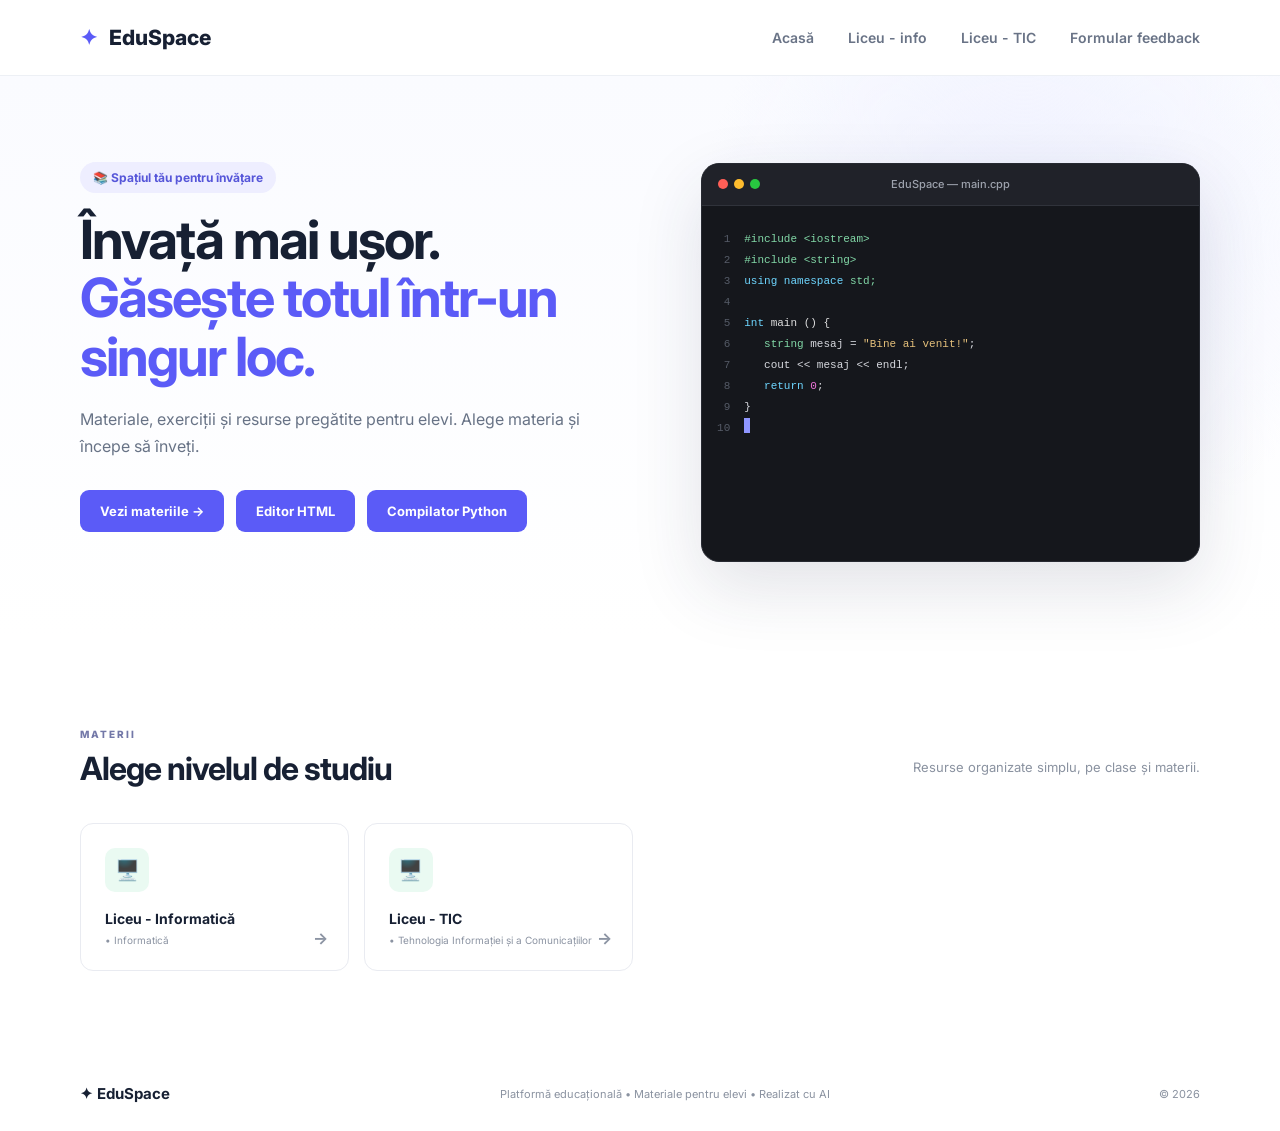
<file: index.html>
<!DOCTYPE html>
<html lang="ro">
<head>
  <meta charset="UTF-8">
  <meta name="viewport" content="width=device-width, initial-scale=1.0">
  <title>EduSpace — Materiale pentru elevi</title>
  <link rel="stylesheet" href="style.css">
  <link rel="preconnect" href="https://fonts.googleapis.com">
  <link rel="preconnect" href="https://fonts.gstatic.com" crossorigin>
  <link href="https://fonts.googleapis.com/css2?family=Inter:wght@400;500;600;700;800&display=swap" rel="stylesheet">
</head>
<body>

  <header class="header">
    <div class="container nav">
      <a class="logo" href="index.html"><span>✦</span> EduSpace</a>

      <nav>
        <a href="index.html">Acasă</a>
        <!--<a href="gimnaziu.html">Gimnaziu</a>-->
        <a href="liceuinfo.html">Liceu - info</a>
        <a href="liceutic.html">Liceu - TIC</a>
		<a href="https://forms.gle/ZMXT3URgZSikw4j38">Formular feedback</a>
      </nav>

      <button class="menu-btn" id="menuBtn">☰</button>
    </div>
  </header>

  <main>
    <section class="hero" id="acasa">
      <div class="container hero-grid">

        <div>
          <div class="badge">📚 Spațiul tău pentru învățare</div>

          <h1>
            Învață mai ușor.<br>
            <span>Găsește totul într-un singur loc.</span>
          </h1>

          <p class="hero-text">
            Materiale, exerciții și resurse pregătite pentru elevi.
            Alege materia și începe să înveți.
          </p>

          <div class="hero-actions">
            <a href="#materii" class="btn primary">Vezi materiile →</a>
			<a href="https://www.programiz.com/html/online-compiler" class="btn primary">Editor HTML</a>
			<a href="https://www.programiz.com/python-programming/online-compiler/" class="btn primary">Compilator Python</a>
			
          </div>
        </div>

        <div class="hero-card code-window">

  <div class="window-top">
    <i></i>
    <i></i>
    <i></i>

    <span class="window-title">
      EduSpace — main.cpp
    </span>
  </div>

  <div class="code-editor">

    <div class="code-content">

      <div class="code-line">
        <span class="line-number">1</span>
        <span class="code">
          <span class="keyword">#include &lt;iostream&gt;</span>
        </span>
      </div>
      
      <div class="code-line">
        <span class="line-number">2</span>
        <span class="code">
          <span class="keyword">#include &lt;string&gt;</span>
        </span>
      </div>

      <div class="code-line">
        <span class="line-number">3</span>
        <span class="code">
          <span class="function">using namespace</span>
          <span class="keyword">std;</span>
        </span>
      </div>

      <div class="code-line">
        <span class="line-number">4</span>
        <span class="code"></span>
      </div>

      <div class="code-line">
        <span class="line-number">5</span>
        <span>
          <span class="function">int</span>
          <span class="special">main</span>
          <span class="special">() {</span>
        </span>
      </div>

      <div class="code-line">
        <span class="line-number">6</span>
        <span class="code">
          &nbsp;&nbsp;
          <span class="keyword">string</span>
          mesaj =
          <span class="string">"Bine ai venit!"</span>;
        </span>
      </div>

      <div class="code-line">
        <span class="line-number">7</span>
        <span class="code">
          &nbsp;&nbsp;
          cout &lt;&lt; mesaj
          &lt;&lt; endl;
        </span>
      </div>

      <div class="code-line">
        <span class="line-number">8</span>
        <span class="code">
          &nbsp;&nbsp;
          <span class="function">return</span>
          <span class="number">0</span>;
        </span>
      </div>

      <div class="code-line">
        <span class="line-number">9</span>
        <span class="code">
          }
        </span>
      </div>

      <div class="cursor-line">
        <span class="line-number">10</span>
        <span class="cursor"></span>
      </div>

    </div>

  </div>

</div>

      </div>
    </section>

    <section class="section" id="materii">
      <div class="container">

        <div class="section-head">
          <div>
            <span class="eyebrow">MATERII</span>
            <h2>Alege nivelul de studiu</h2>
          </div>

          <p>Resurse organizate simplu, pe clase și materii.</p>
        </div>

        <div class="subjects">

          <!--<a class="subject" href="gimnaziu.html">
            <span class="icon blue">💻</span>
            <b>Gimnaziu</b>
            <small>• Informatică și TIC</small>
            <strong>→</strong>
          </a>-->

          <a class="subject" href="liceuinfo.html">
            <span class="icon green">🖥️</span>
            <b>Liceu - Informatică</b>
            <small>• Informatică</small>
            <strong>→</strong>
          </a>

          <a class="subject" href="liceutic.html">
            <span class="icon green">🖥️</span>
            <b>Liceu - TIC</b>
            <small>• Tehnologia Informației și a Comunicațiilor</small>
            <strong>→</strong>
          </a>

        </div>
      </div>
    </section>

  <footer>
    <div class="container footer-inner">
      <b>✦ EduSpace</b>
      <span>Platformă educațională • Materiale pentru elevi • Realizat cu AI</span>
      <span>© 2026</span>
    </div>
  </footer>

  <script src="script.js"></script>
</body>
</html>
</file>
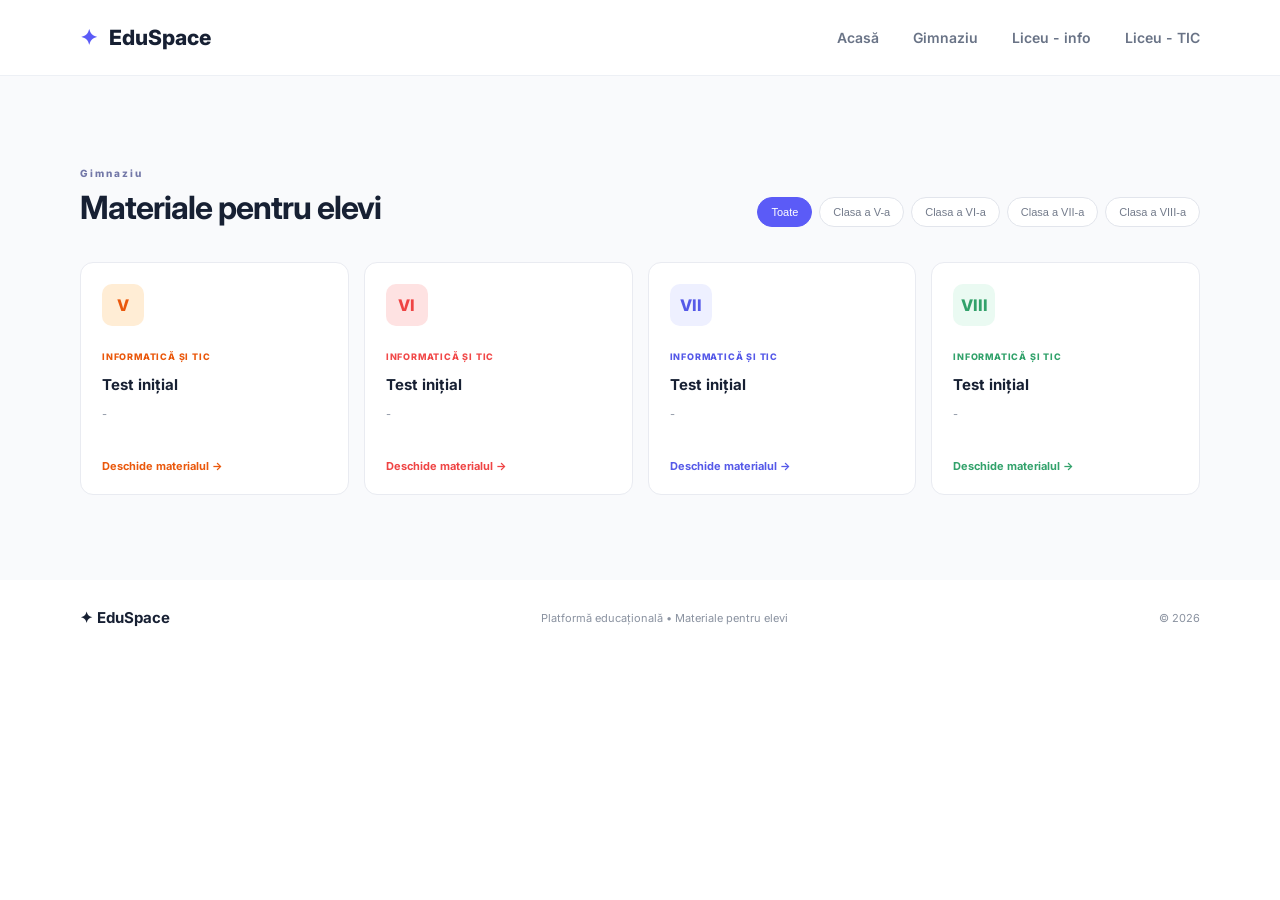
<file: gimnaziu.html>
<!DOCTYPE html>
<html lang="ro">
<head>
  <meta charset="UTF-8">
  <meta name="viewport" content="width=device-width, initial-scale=1.0">
  <title>EduSpace — Resurse</title>
  <link rel="stylesheet" href="style.css">
  <link rel="preconnect" href="https://fonts.googleapis.com">
  <link rel="preconnect" href="https://fonts.gstatic.com" crossorigin>
  <link href="https://fonts.googleapis.com/css2?family=Inter:wght@400;500;600;700;800&display=swap" rel="stylesheet">
</head>
<body>

  <header class="header">
    <div class="container nav">
      <a class="logo" href="index.html"><span>✦</span> EduSpace</a>

      <nav>
        <a href="index.html">Acasă</a>
        <a href="gimnaziu.html" class="purple">Gimnaziu</a>
        <a href="liceuinfo.html">Liceu - info</a>
        <a href="liceutic.html">Liceu - TIC</a>

      </nav>

      <button class="menu-btn" id="menuBtn">☰</button>
    </div>
  </header>

  <main>
    <section class="section resources">
      <div class="container">

        <div class="section-head">
          <div>
            <span class="eyebrow">Gimnaziu</span>
            <h2>Materiale pentru elevi</h2>
          </div>

          <div class="filters">
            <button class="filter active" data-category="Toate">
              Toate
            </button>

            <button class="filter" data-category="V">
              Clasa a V-a
            </button>

            <button class="filter" data-category="VI">
              Clasa a VI-a
            </button>

            <button class="filter" data-category="VII">
              Clasa a VII-a
            </button>

            <button class="filter" data-category="VIII">
              Clasa a VIII-a
            </button>
          </div>
        </div>

        <div class="resource-grid" id="resourceGrid"></div>

      </div>
    </section>
  </main>

  <footer>
    <div class="container footer-inner">
      <b>✦ EduSpace</b>
      <span>Platformă educațională • Materiale pentru elevi</span>
      <span>© 2026</span>
    </div>
  </footer>

  <script src="gimnaziu.js"></script>
  <script src="resurse.js"></script>
  <script src="script.js"></script>
</body>
</html>
</file>
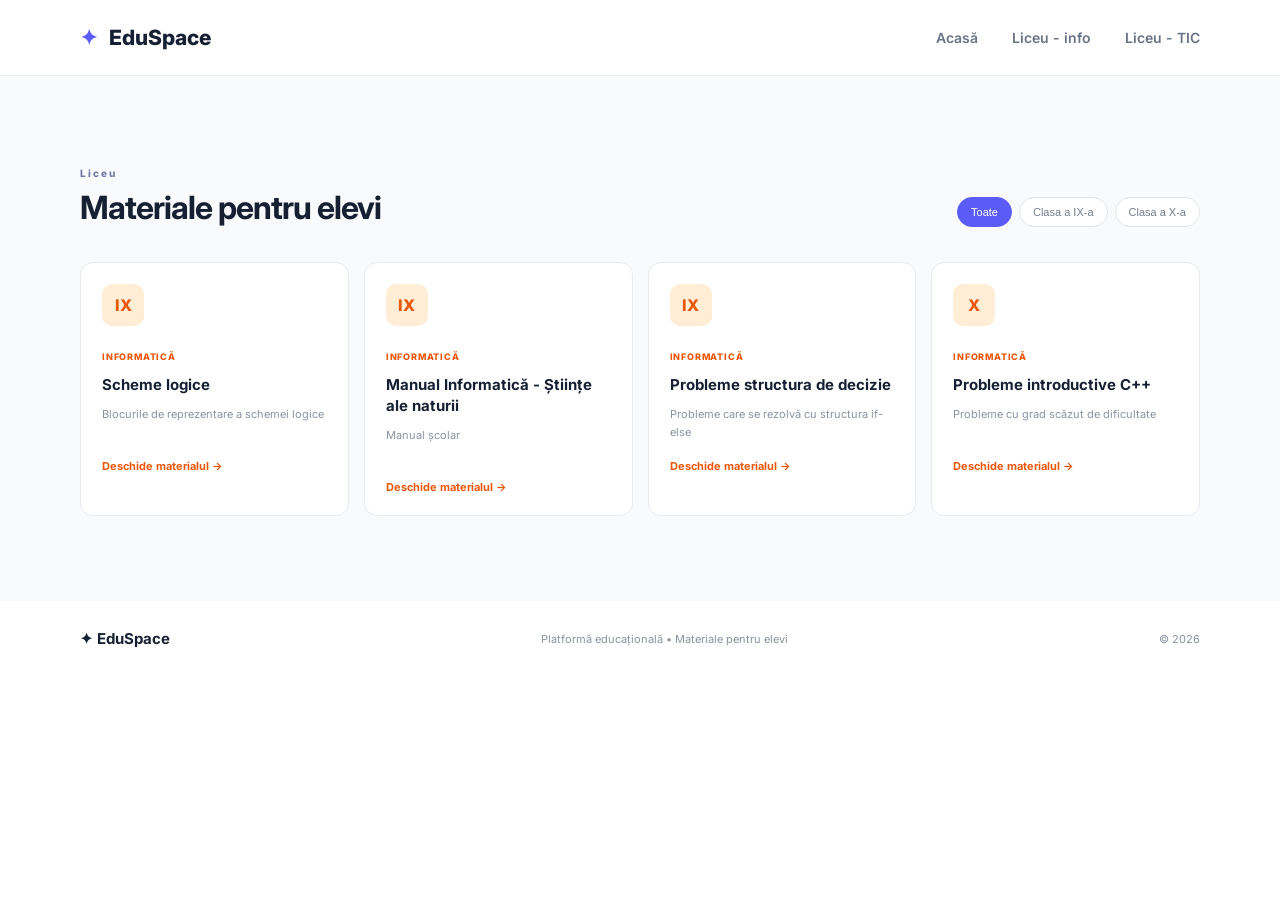
<file: liceuinfo.html>
<!DOCTYPE html>
<html lang="ro">
<head>
  <meta charset="UTF-8">
  <meta name="viewport" content="width=device-width, initial-scale=1.0">
  <title>EduSpace — Resurse</title>
  <link rel="stylesheet" href="style.css">
  <link rel="preconnect" href="https://fonts.googleapis.com">
  <link rel="preconnect" href="https://fonts.gstatic.com" crossorigin>
  <link href="https://fonts.googleapis.com/css2?family=Inter:wght@400;500;600;700;800&display=swap" rel="stylesheet">
</head>
<body>

  <header class="header">
    <div class="container nav">
      <a class="logo" href="index.html"><span>✦</span> EduSpace</a>

      <nav>
        <a href="index.html">Acasă</a>
        <!--<a href="gimnaziu.html" class="purple">Gimnaziu</a>-->
        <a href="liceuinfo.html">Liceu - info</a>
        <a href="liceutic.html">Liceu - TIC</a>

      </nav>

      <button class="menu-btn" id="menuBtn">☰</button>
    </div>
  </header>

  <main>
    <section class="section resources">
      <div class="container">

        <div class="section-head">
          <div>
            <span class="eyebrow">Liceu</span>
            <h2>Materiale pentru elevi</h2>
          </div>

          <div class="filters">
            <button class="filter active" data-category="Toate">
              Toate
            </button>

            <button class="filter" data-category="IX">
              Clasa a IX-a
            </button>

            <button class="filter" data-category="X">
              Clasa a X-a
            </button>
          </div>
        </div>

        <div class="resource-grid" id="resourceGrid"></div>

      </div>
    </section>
  </main>

  <footer>
    <div class="container footer-inner">
      <b>✦ EduSpace</b>
      <span>Platformă educațională • Materiale pentru elevi</span>
      <span>© 2026</span>
    </div>
  </footer>

  <script src="liceuinfo.js"></script>
  <script src="resurse.js"></script>
  <script src="script.js"></script>
</body>
</html>
</file>
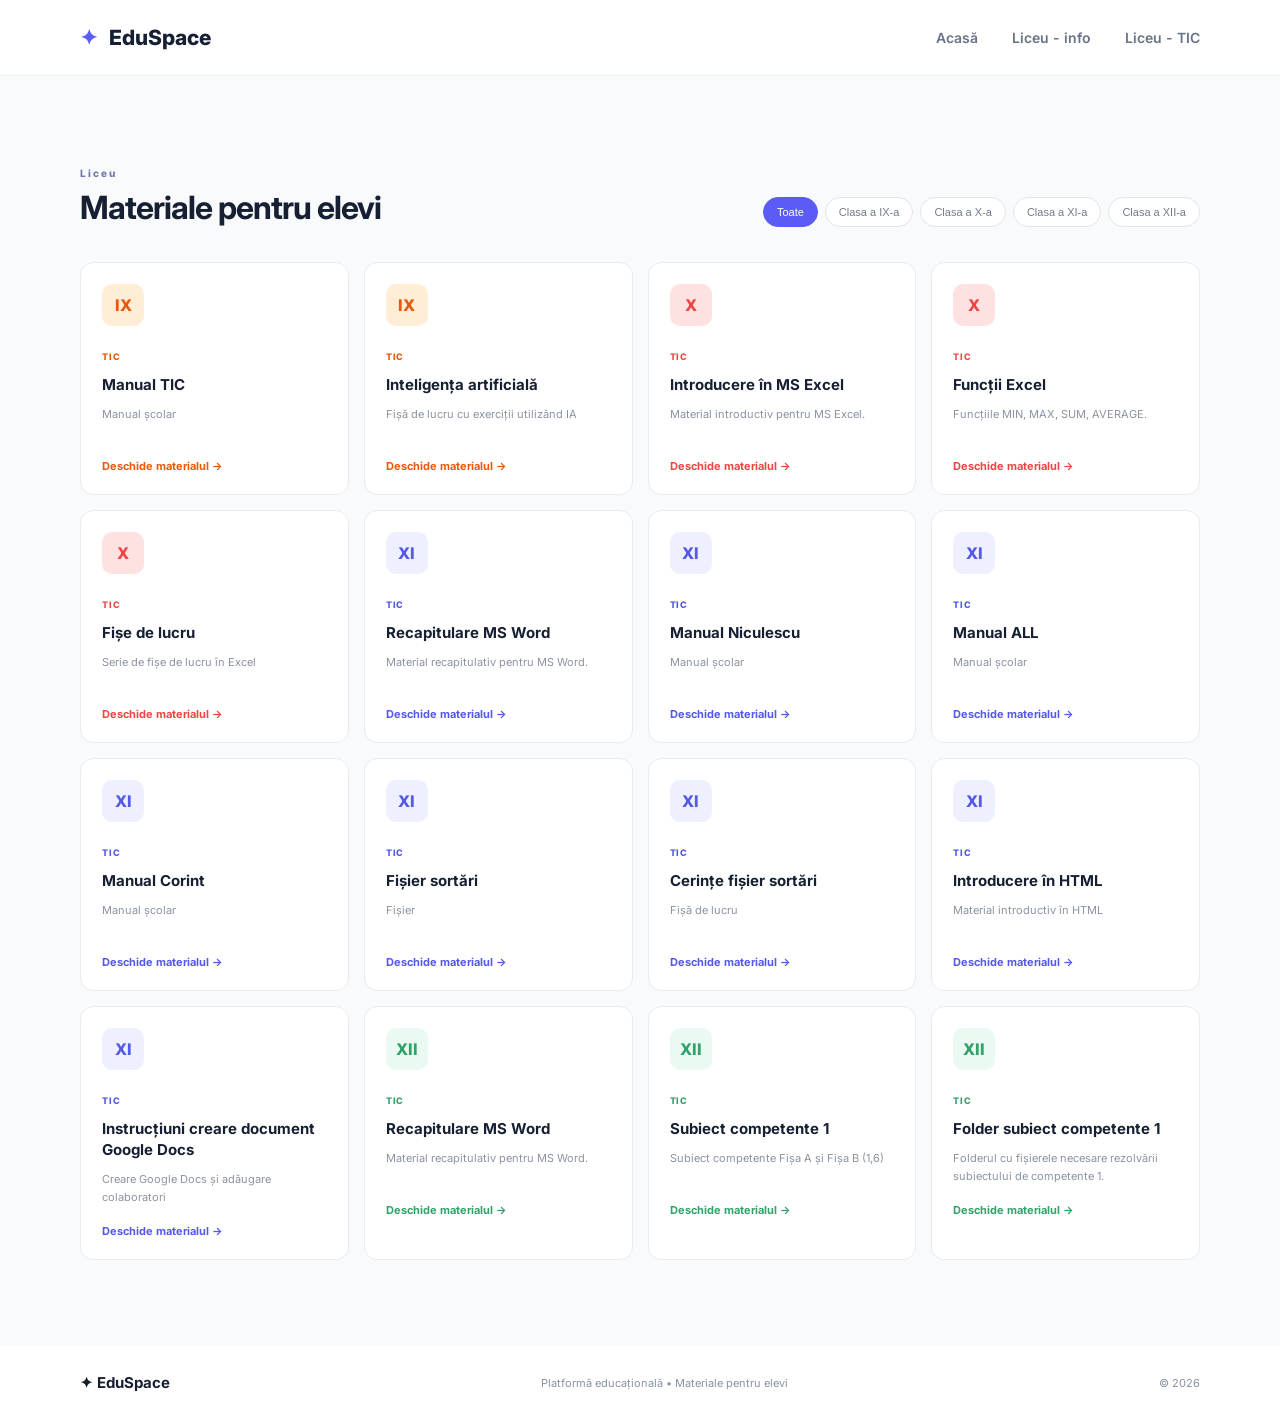
<file: liceutic.html>
<!DOCTYPE html>
<html lang="ro">
<head>
  <meta charset="UTF-8">
  <meta name="viewport" content="width=device-width, initial-scale=1.0">
  <title>EduSpace — Resurse</title>
  <link rel="stylesheet" href="style.css">
  <link rel="preconnect" href="https://fonts.googleapis.com">
  <link rel="preconnect" href="https://fonts.gstatic.com" crossorigin>
  <link href="https://fonts.googleapis.com/css2?family=Inter:wght@400;500;600;700;800&display=swap" rel="stylesheet">
</head>
<body>

  <header class="header">
    <div class="container nav">
      <a class="logo" href="index.html"><span>✦</span> EduSpace</a>

      <nav>
        <a href="index.html">Acasă</a>
        <!--<a href="gimnaziu.html" class="purple">Gimnaziu</a>-->
        <a href="liceuinfo.html">Liceu - info</a>
        <a href="liceutic.html">Liceu - TIC</a>

      </nav>

      <button class="menu-btn" id="menuBtn">☰</button>
    </div>
  </header>

  <main>
    <section class="section resources">
      <div class="container">

        <div class="section-head">
          <div>
            <span class="eyebrow">Liceu</span>
            <h2>Materiale pentru elevi</h2>
          </div>

          <div class="filters">
            <button class="filter active" data-category="Toate">
              Toate
            </button>

            <button class="filter" data-category="IX">
              Clasa a IX-a
            </button>

            <button class="filter" data-category="X">
              Clasa a X-a
            </button>

            <button class="filter" data-category="XI">
              Clasa a XI-a
            </button>

            <button class="filter" data-category="XII">
              Clasa a XII-a
            </button>
          </div>
        </div>

        <div class="resource-grid" id="resourceGrid"></div>

      </div>
    </section>
  </main>

  <footer>
    <div class="container footer-inner">
      <b>✦ EduSpace</b>
      <span>Platformă educațională • Materiale pentru elevi</span>
      <span>© 2026</span>
    </div>
  </footer>
  <script src="liceutic.js"></script>
  <script src="resurse.js"></script>
  <script src="script.js"></script>
</body>
</html>
</file>
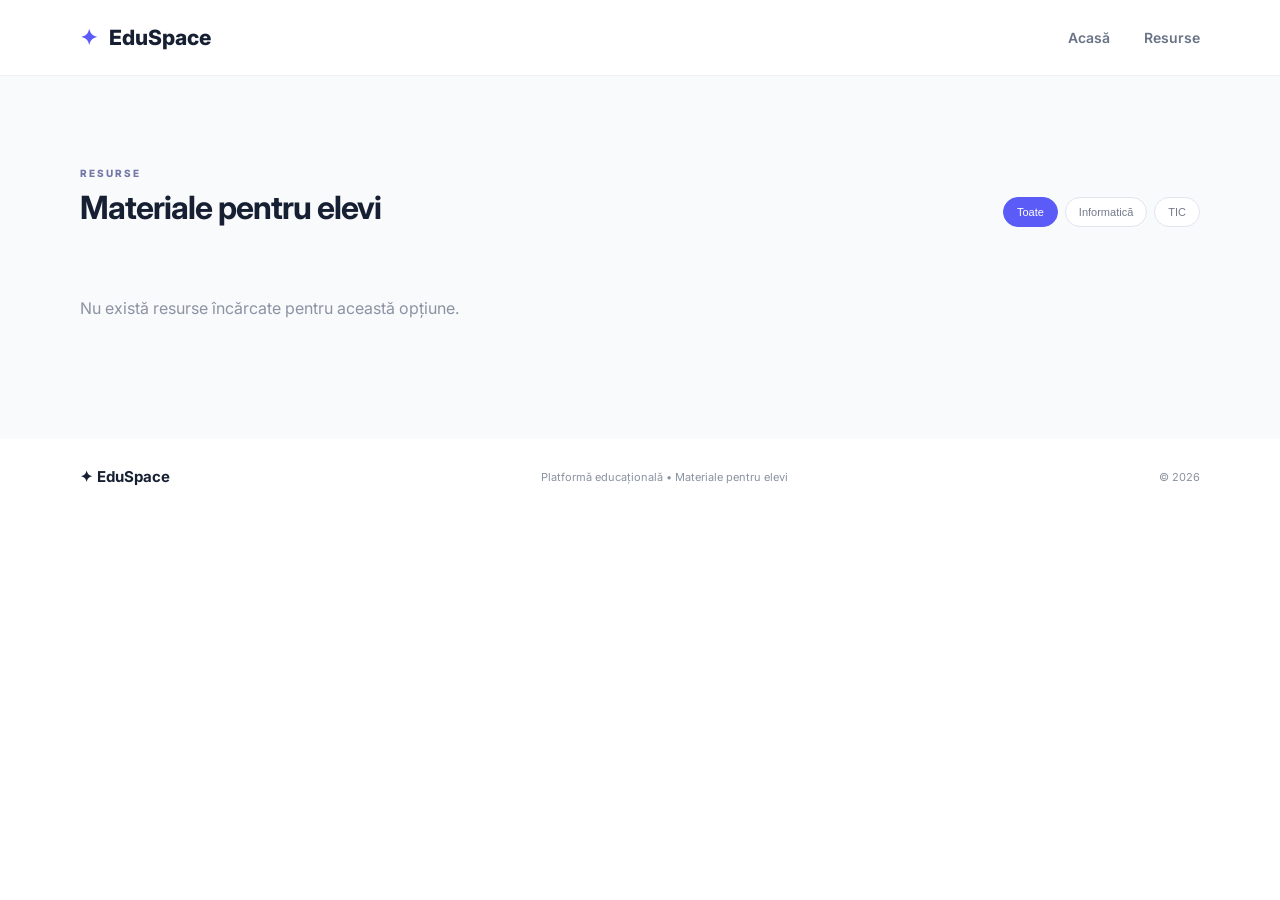
<file: resurse.html>
<!DOCTYPE html>
<html lang="ro">
<head>
  <meta charset="UTF-8">
  <meta name="viewport" content="width=device-width, initial-scale=1.0">
  <title>EduSpace — Resurse</title>
  <link rel="stylesheet" href="style.css">
  <link rel="preconnect" href="https://fonts.googleapis.com">
  <link rel="preconnect" href="https://fonts.gstatic.com" crossorigin>
  <link href="https://fonts.googleapis.com/css2?family=Inter:wght@400;500;600;700;800&display=swap" rel="stylesheet">
</head>
<body>

  <header class="header">
    <div class="container nav">
      <a class="logo" href="index.html"><span>✦</span> EduSpace</a>

      <nav>
        <a href="index.html">Acasă</a>
        <a href="resurse.html">Resurse</a>
      </nav>

      <button class="menu-btn" id="menuBtn">☰</button>
    </div>
  </header>

  <main>
    <section class="section resources">
      <div class="container">

        <div class="section-head">
          <div>
            <span class="eyebrow">RESURSE</span>
            <h2>Materiale pentru elevi</h2>
          </div>

          <div class="filters">
            <button class="filter active" data-category="Toate">
              Toate
            </button>

            <button class="filter" data-category="Informatică">
              Informatică
            </button>

            <button class="filter" data-category="TIC">
              TIC
            </button>
          </div>
        </div>

        <div class="resource-grid" id="resourceGrid"></div>

      </div>
    </section>
  </main>

  <footer>
    <div class="container footer-inner">
      <b>✦ EduSpace</b>
      <span>Platformă educațională • Materiale pentru elevi</span>
      <span>© 2026</span>
    </div>
  </footer>

  <script src="materiale.js"></script>
  <script src="resurse.js"></script>
  <script src="script.js"></script>
</body>
</html>
</file>
<file: style.css>
* {
  box-sizing: border-box;
}

html {
  scroll-behavior: smooth;
}

body {
  margin: 0;
  font-family: Inter, Arial, sans-serif;
  color: #172033;
  background: #fff;
}

.container {
  width: min(1120px, 92%);
  margin: auto;
}


/* HEADER */

.header {
  height: 76px;
  border-bottom: 1px solid #edf0f5;
  background: #fff;
  position: sticky;
  top: 0;
  z-index: 10;
}

.nav {
  height: 100%;
  display: flex;
  align-items: center;
  justify-content: space-between;
}

.logo {
  font-size: 21px;
  font-weight: 800;
  color: #172033;
  text-decoration: none;
}

.logo span {
  color: #5b5bf7;
  margin-right: 7px;
}

.nav nav {
  display: flex;
  gap: 34px;
}

.nav nav a {
  color: #697386;
  text-decoration: none;
  font-size: 14px;
  font-weight: 600;
}

.nav nav a:hover {
  color: #5b5bf7;
}

.menu-btn {
  display: none;
  border: 0;
  background: none;
  font-size: 24px;
}


/* HERO */

.hero {
  padding: 86px 0 75px;
  background:
    radial-gradient(
      circle at 80% 30%,
      #eef0ff 0,
      transparent 30%
    ),
    linear-gradient(
      180deg,
      #fafbff,
      #fff
    );
}

.hero-grid {
  display: grid;
  grid-template-columns: 1.05fr .95fr;
  gap: 70px;
  align-items: center;
}

.badge {
  display: inline-block;
  background: #eeeeff;
  color: #5656d9;
  border-radius: 20px;
  padding: 8px 13px;
  font-size: 12px;
  font-weight: 700;
  margin-bottom: 18px;
}

.hero h1 {
  font-size: 54px;
  line-height: 1.08;
  letter-spacing: -2px;
  margin: 0 0 20px;
}

.hero h1 span {
  color: #5b5bf7;
}

.hero-text {
  color: #687386;
  line-height: 1.7;
  max-width: 570px;
  font-size: 16px;
}

.hero-actions {
  display: flex;
  gap: 12px;
  margin: 30px 0;
}

.btn {
  display: inline-block;
  padding: 13px 20px;
  border-radius: 9px;
  text-decoration: none;
  font-weight: 700;
  font-size: 13px;
}

.primary {
  background: #5b5bf7;
  color: #fff;
}

.secondary {
  border: 1px solid #e2e5ec;
  color: #4c5668;
  background: #fff;
}


/* HERO CARD */

.hero-card {
  background: #fff;
  border: 1px solid #e9ebf2;
  border-radius: 18px;
  box-shadow: 0 25px 70px #27304a14;
  overflow: hidden;
}

.window-top {
  height: 39px;
  background: #f7f8fb;
  border-bottom: 1px solid #eceef3;
  display: flex;
  align-items: center;
  gap: 6px;
  padding-left: 15px;
}

.window-top i {
  width: 7px;
  height: 7px;
  background: #d6d9e1;
  border-radius: 50%;
}

.dashboard {
  padding: 30px;
}

.muted {
  color: #8b93a2;
  font-size: 12px;
  margin: 0 0 6px;
}

.dashboard h3 {
  font-size: 21px;
  margin: 0 0 22px;
}

.mini-card {
  display: flex;
  align-items: center;
  gap: 13px;
  padding: 14px;
  border: 1px solid #edf0f5;
  border-radius: 11px;
  margin: 10px 0;
}

.mini-card > span {
  font-size: 20px;
  background: #fff;
  padding: 8px;
  border-radius: 9px;
}

.mini-card div {
  flex: 1;
  display: flex;
  flex-direction: column;
  gap: 3px;
}

.mini-card b {
  font-size: 13px;
}

.mini-card small {
  font-size: 10px;
  color: #8b93a2;
}


/* SECTIONS */

.section {
  padding: 85px 0;
}

.section-head {
  display: flex;
  justify-content: space-between;
  align-items: end;
  margin-bottom: 35px;
}

.eyebrow {
  font-size: 10px;
  font-weight: 800;
  letter-spacing: 2px;
  color: #7378a8;
}

.section h2 {
  font-size: 32px;
  letter-spacing: -1px;
  margin: 7px 0 0;
}

.section-head > p {
  color: #8a92a0;
  font-size: 13px;
}


/* SUBJECTS */

.subjects {
  display: grid;
  grid-template-columns: repeat(4, 1fr);
  gap: 15px;
}

.subject {
  position: relative;
  text-align: left;
  padding: 24px;
  border: 1px solid #e9ebf1;
  background: #fff;
  border-radius: 13px;
  cursor: pointer;
  transition: .2s;
  display: block;
  text-decoration: none;
  color: inherit;
}

.subject:hover {
  transform: translateY(-4px);
  box-shadow: 0 14px 35px #27304a10;
  border-color: #d9dafe;
}

.icon {
  display: flex;
  align-items: center;
  justify-content: center;
  border-radius: 10px;
  width: 44px;
  height: 44px;
  font-size: 20px;
  margin-bottom: 18px;
}

.subject b {
  display: block;
  font-size: 14px;
}

.subject small {
  display: block;
  color: #8b93a2;
  font-size: 10px;
  margin-top: 7px;
}

.subject strong {
  position: absolute;
  right: 20px;
  bottom: 22px;
  color: #8c94a3;
}


/* RESOURCES */

.resources {
  background: #f9fafc;
}

.filters {
  display: flex;
  gap: 7px;
}

.filter {
  border: 1px solid #e2e5ec;
  background: #fff;
  border-radius: 20px;
  padding: 8px 13px;
  color: #737b8b;
  font-size: 11px;
  cursor: pointer;
}

.filter.active {
  background: #5b5bf7;
  color: #fff;
  border-color: #5b5bf7;
}

.resource-grid {
  display: grid;
  grid-template-columns: repeat(4, 1fr);
  gap: 15px;
}


/* RESOURCE CARD */

.resource {
  background: #fff;
  border: 1px solid #e9ebf1;
  border-radius: 13px;
  padding: 21px;
}

.resource-class {
  width: 42px;
  height: 42px;
  display: flex;
  align-items: center;
  justify-content: center;
  border-radius: 10px;
  font-size: 16px;
  font-weight: 800;
  margin-bottom: 18px;
}

.tag {
  font-size: 9px;
  font-weight: 800;
  letter-spacing: .8px;
}

.blue-tag {
  color: #5559e8;
}

.orange-tag {
  color: #ea580c;
}

.green-tag {
  color: #32a26b;
}

.red-tag {
  color: rgb(241, 73, 73);
}

.resource h3 {
  font-size: 15px;
  line-height: 1.4;
  margin: 10px 0 8px;
}

.resource p {
  font-size: 11px;
  color: #8b93a2;
  line-height: 1.6;
  min-height: 36px;
}

.download {
  display: block;
  margin-top: 17px;
  color: #5659e8;
  text-decoration: none;
  font-size: 11px;
  font-weight: 700;
  background-color: transparent !important;
}


/* COLORS */

.blue {
  background: #eef0ff;
  color: #5559e8;
}

.orange {
  background: #ffedd5;
  color: #ea580c;
}

.green {
  background: #eafaf2;
  color: #32a26b;
}

.red {
  background: #fee2e2;
  color: #ef4444
}


/* FOOTER */

.footer-inner {
  height: 75px;
  display: flex;
  align-items: center;
  justify-content: space-between;
  color: #8a92a0;
  font-size: 11px;
}

.footer-inner b {
  color: #172033;
  font-size: 15px;
}
/* CODE WINDOW */

.code-window {
  background: #15171c;
  border: 1px solid #272a32;
  overflow: hidden;
  box-shadow: 0 25px 70px #27304a22;
}


/* MACOS WINDOW BAR */

.code-window .window-top {
  height: 42px;
  background: #202229;
  border-bottom: 1px solid #30333b;
  position: relative;
  padding-left: 16px;
}

.code-window .window-top i {
  width: 10px;
  height: 10px;
}

.code-window .window-top i:nth-child(1) {
  background: #ff5f57;
}

.code-window .window-top i:nth-child(2) {
  background: #febc2e;
}

.code-window .window-top i:nth-child(3) {
  background: #28c840;
}

.window-title {
  position: absolute;
  left: 50%;
  transform: translateX(-50%);
  color: #9da2ad;
  font-size: 11px;
  font-weight: 500;
}


/* EDITOR */

.code-editor {
  min-height: 355px;
  display: flex;
  position: relative;
  overflow: hidden;
}

.code-content {
  padding: 23px 0 25px;
  width: 100%;
  font-family: "SFMono-Regular", Consolas, "Liberation Mono", monospace;
  font-size: 11px;
  line-height: 1.9;
}

.code-line {
  display: flex;
  min-height: 21px;
}

.line-number {
  width: 42px;
  flex-shrink: 0;
  text-align: right;
  padding-right: 14px;
  color: #555b67;
  user-select: none;
}

.code {
  color: #d7d9df;
  white-space: nowrap;
}


/* CODE COLORS */

.keyword {
  color: #82d8a7;
}

.header {
  color: #6ed6ff;
}

.function {
  color: #6ed6ff;
}

.string {
  color: #e5c07b;
}

.special{
  color: #eeee
}

.number {
  color: rgb(238, 115, 217);
}


/* CURSOR */

.cursor-line {
  display: flex;
  min-height: 21px;
}

.cursor {
  display: inline-block;
  width: 6px;
  height: 15px;
  background: #8f96ff;
  animation: blink 1s infinite;
}

@keyframes blink {

  0%,
  45% {
    opacity: 1;
  }

  46%,
  100% {
    opacity: 0;
  }

}


/* PREVIEW */

.code-preview {
  position: absolute;
  right: 20px;
  bottom: 20px;
  width: 155px;
  height: 125px;
  background: #202229;
  border: 1px solid #363a44;
  border-radius: 9px;
  box-shadow: 0 15px 30px #0006;
  overflow: hidden;
}

.preview-window {
  height: 100%;
}

.preview-header {
  height: 22px;
  display: flex;
  align-items: center;
  gap: 4px;
  padding-left: 8px;
  background: #292c34;
}

.preview-header span {
  font-size: 6px;
  color: #666c78;
}

.preview-content {
  height: calc(100% - 22px);
  display: flex;
  align-items: center;
  justify-content: center;
  flex-direction: column;
  text-align: center;
  gap: 5px;
  padding: 10px;
}

.preview-icon {
  width: 35px;
  height: 35px;
  display: flex;
  align-items: center;
  justify-content: center;
  border-radius: 9px;
  background: #30345d;
  color: #8589ff;
  font-family: monospace;
  font-size: 14px;
  font-weight: 700;
}

.preview-content strong {
  color: #e7e9ef;
  font-size: 8px;
  line-height: 1.3;
}

.preview-content small {
  color: #777d8a;
  font-size: 7px;
}

/* RESPONSIVE */

@media (max-width: 800px) {

  .nav nav {
    display: none;
  }

  .menu-btn {
    display: block;
  }

  .hero-grid {
    grid-template-columns: 1fr;
  }

  .hero h1 {
    font-size: 43px;
  }

  .subjects,
  .resource-grid {
    grid-template-columns: repeat(2, 1fr);
  }

  .section-head {
    align-items: start;
    gap: 20px;
    flex-direction: column;
  }

}

@media (max-width: 520px) {

  .subjects,
  .resource-grid {
    grid-template-columns: 1fr;
  }

  .hero {
    padding-top: 55px;
  }

  .hero-actions {
    flex-direction: column;
  }

  .hero h1 {
    font-size: 37px;
  }

  .footer-inner {
    height: auto;
    padding: 25px 0;
    gap: 15px;
    flex-direction: column;
    align-items: start;
  }

}
</file>
